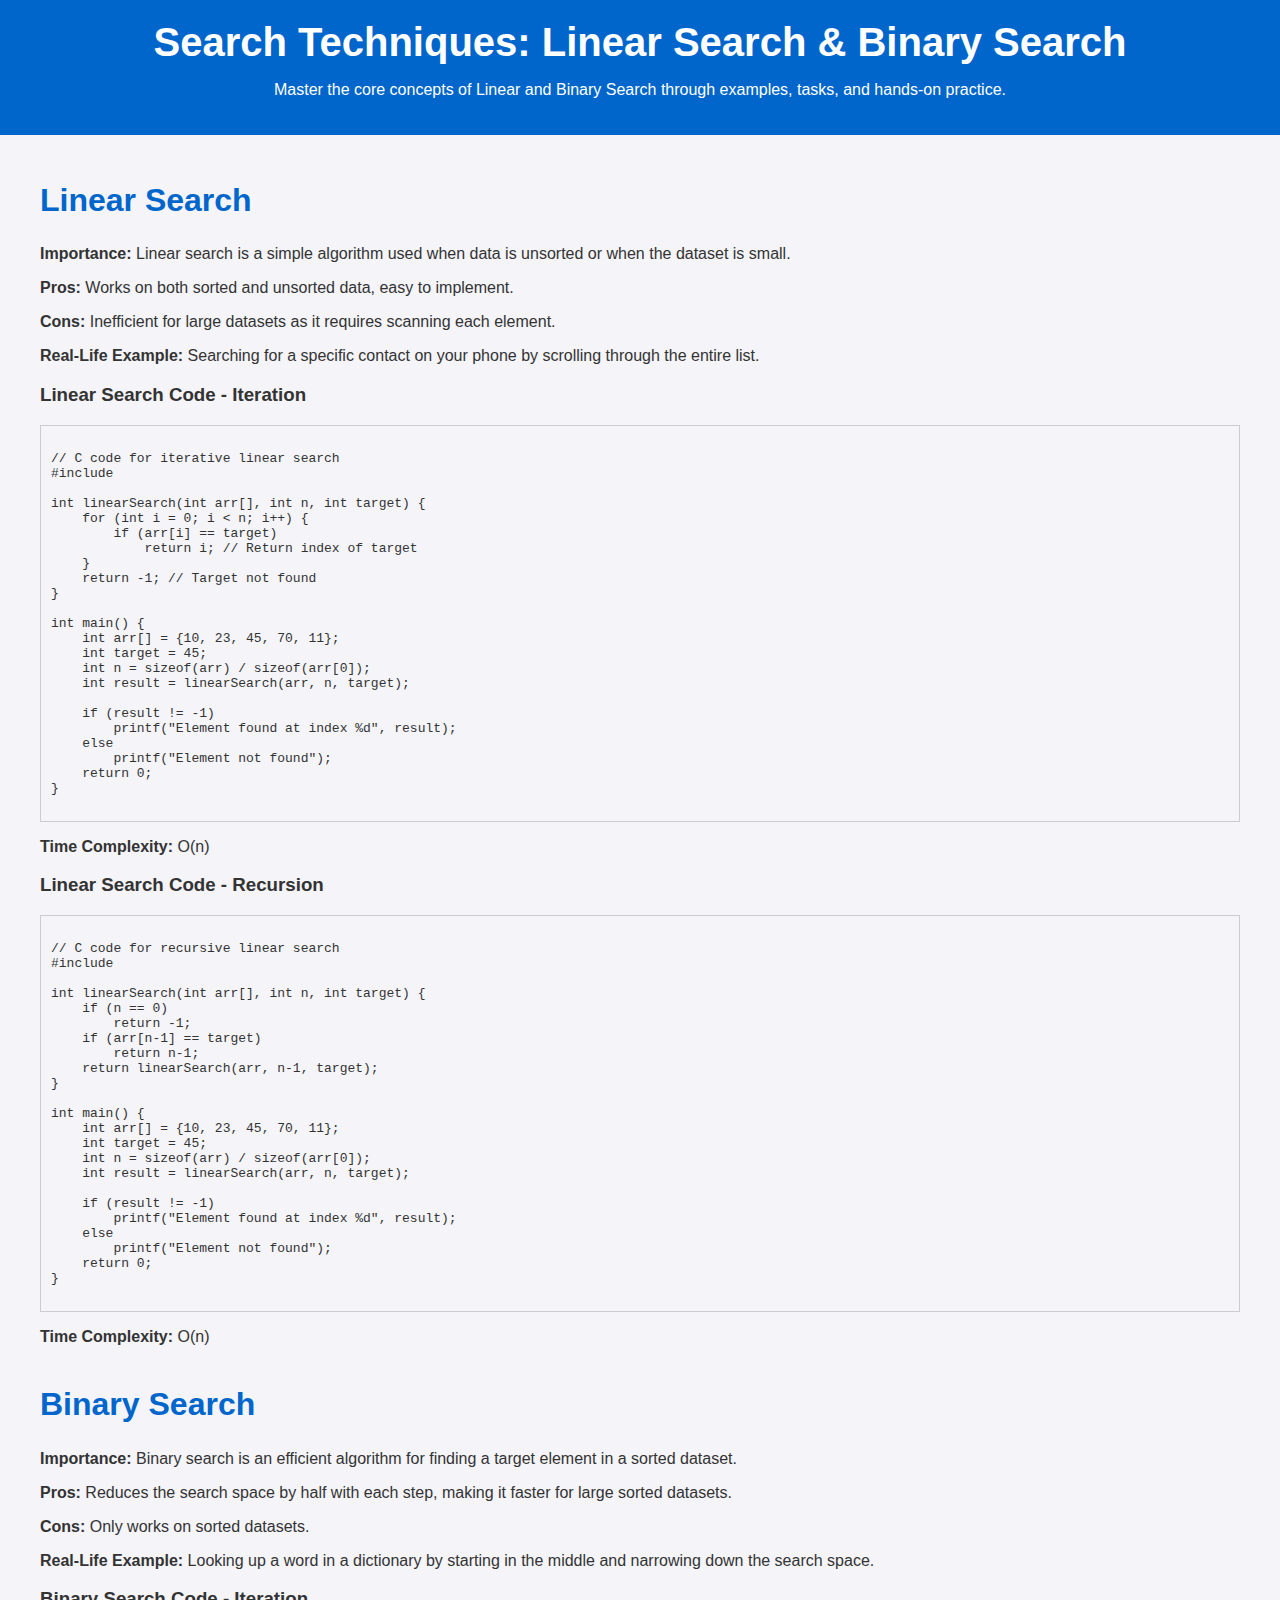
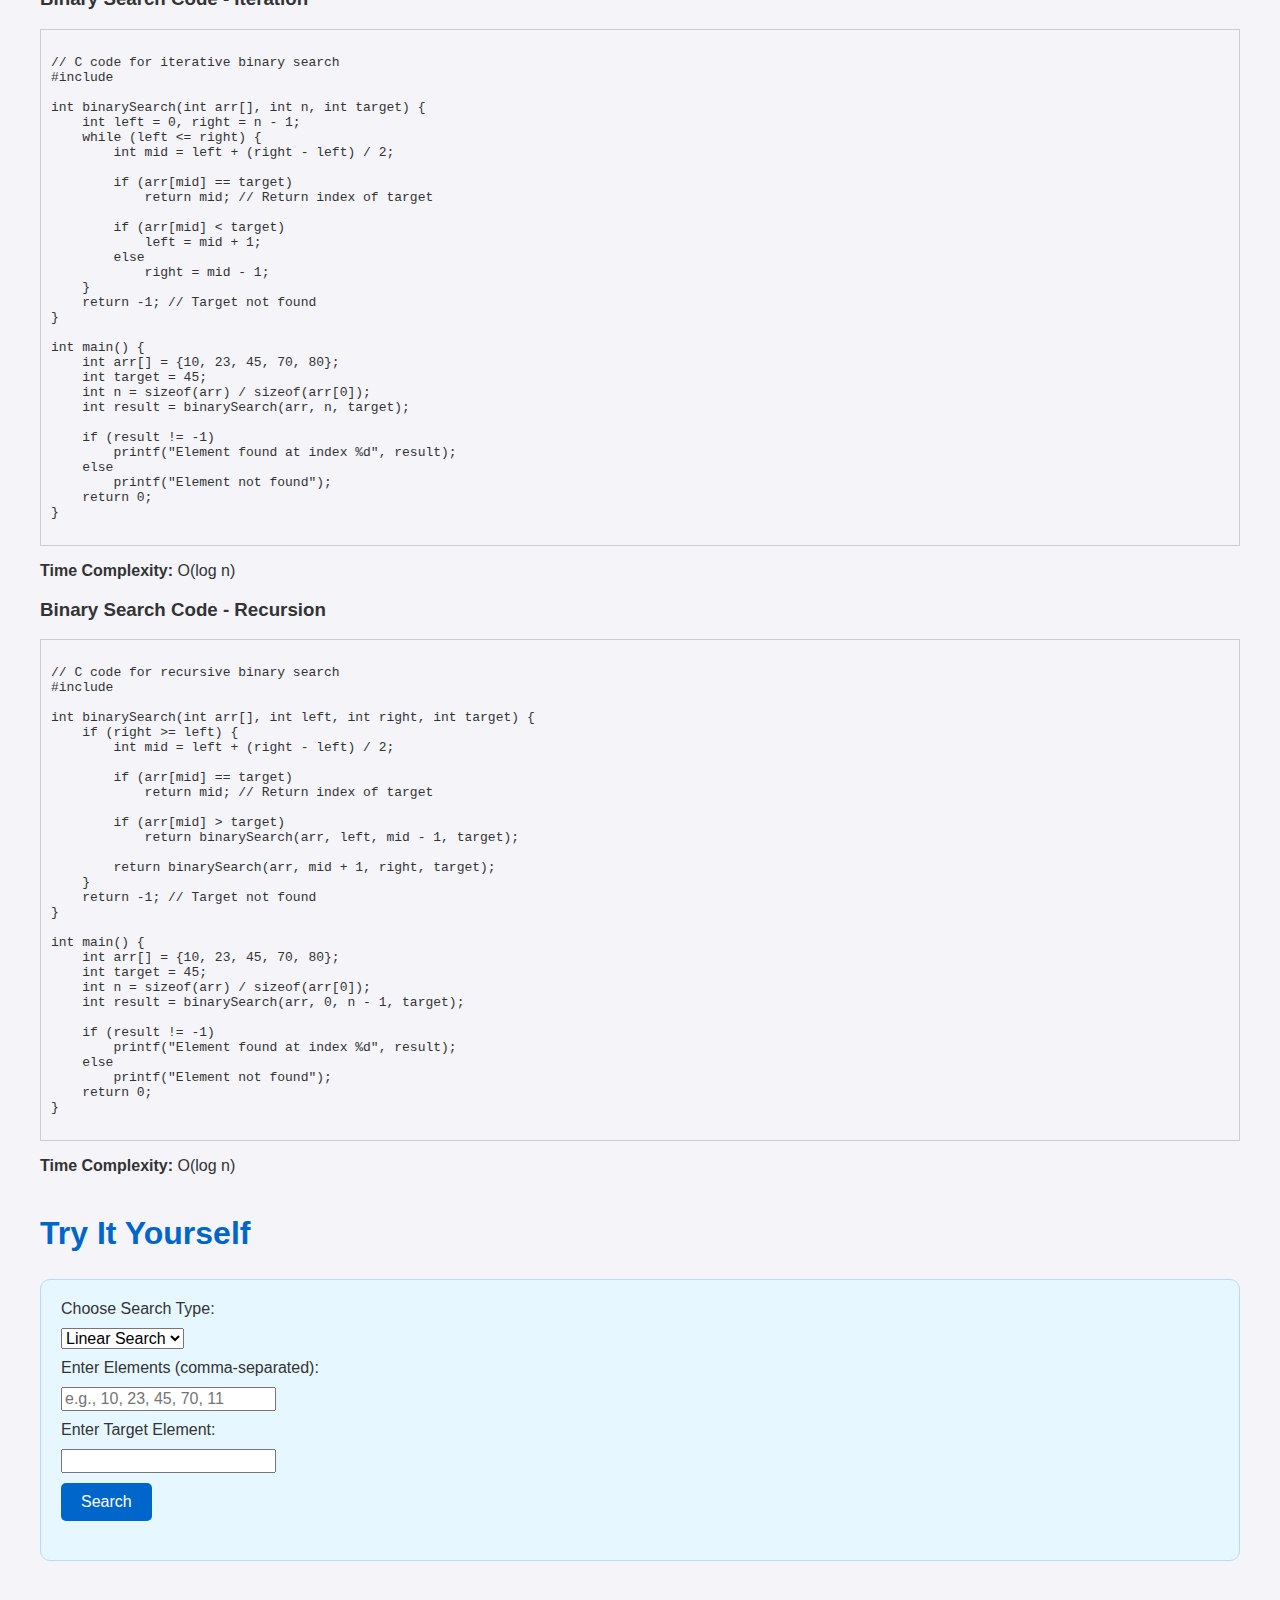
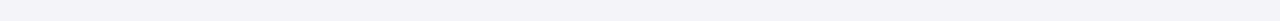
<file: searching/index.html>
<!DOCTYPE html>
<html lang="en">
<head>
    <meta charset="UTF-8">
    <meta name="viewport" content="width=device-width, initial-scale=1.0">
    <meta http-equiv="X-UA-Compatible" content="ie=edge">
    <title>Search Techniques - DSA Learning Platform</title>
    <link rel="stylesheet" href="search.css">
</head>
<body>

    <header>
        <h1>Search Techniques: Linear Search & Binary Search</h1>
        <p>Master the core concepts of Linear and Binary Search through examples, tasks, and hands-on practice.</p>
    </header>

    <main>
        <!-- Linear Search Section -->
        <section class="section">
            <h2>Linear Search</h2>
            <p><strong>Importance:</strong> Linear search is a simple algorithm used when data is unsorted or when the dataset is small.</p>
            <p><strong>Pros:</strong> Works on both sorted and unsorted data, easy to implement.</p>
            <p><strong>Cons:</strong> Inefficient for large datasets as it requires scanning each element.</p>
            <p><strong>Real-Life Example:</strong> Searching for a specific contact on your phone by scrolling through the entire list.</p>
            
            <h3>Linear Search Code - Iteration</h3>
            <pre><code>
// C code for iterative linear search
#include <stdio.h>

int linearSearch(int arr[], int n, int target) {
    for (int i = 0; i < n; i++) {
        if (arr[i] == target)
            return i; // Return index of target
    }
    return -1; // Target not found
}

int main() {
    int arr[] = {10, 23, 45, 70, 11};
    int target = 45;
    int n = sizeof(arr) / sizeof(arr[0]);
    int result = linearSearch(arr, n, target);
    
    if (result != -1)
        printf("Element found at index %d", result);
    else
        printf("Element not found");
    return 0;
}
            </code></pre>
            <p><strong>Time Complexity:</strong> O(n)</p>

            <h3>Linear Search Code - Recursion</h3>
            <pre><code>
// C code for recursive linear search
#include <stdio.h>

int linearSearch(int arr[], int n, int target) {
    if (n == 0)
        return -1;
    if (arr[n-1] == target)
        return n-1;
    return linearSearch(arr, n-1, target);
}

int main() {
    int arr[] = {10, 23, 45, 70, 11};
    int target = 45;
    int n = sizeof(arr) / sizeof(arr[0]);
    int result = linearSearch(arr, n, target);

    if (result != -1)
        printf("Element found at index %d", result);
    else
        printf("Element not found");
    return 0;
}
            </code></pre>
            <p><strong>Time Complexity:</strong> O(n)</p>
        </section>

        <!-- Binary Search Section -->
        <section class="section">
            <h2>Binary Search</h2>
            <p><strong>Importance:</strong> Binary search is an efficient algorithm for finding a target element in a sorted dataset.</p>
            <p><strong>Pros:</strong> Reduces the search space by half with each step, making it faster for large sorted datasets.</p>
            <p><strong>Cons:</strong> Only works on sorted datasets.</p>
            <p><strong>Real-Life Example:</strong> Looking up a word in a dictionary by starting in the middle and narrowing down the search space.</p>

            <h3>Binary Search Code - Iteration</h3>
            <pre><code>
// C code for iterative binary search
#include <stdio.h>

int binarySearch(int arr[], int n, int target) {
    int left = 0, right = n - 1;
    while (left <= right) {
        int mid = left + (right - left) / 2;
        
        if (arr[mid] == target)
            return mid; // Return index of target
        
        if (arr[mid] < target)
            left = mid + 1;
        else
            right = mid - 1;
    }
    return -1; // Target not found
}

int main() {
    int arr[] = {10, 23, 45, 70, 80};
    int target = 45;
    int n = sizeof(arr) / sizeof(arr[0]);
    int result = binarySearch(arr, n, target);
    
    if (result != -1)
        printf("Element found at index %d", result);
    else
        printf("Element not found");
    return 0;
}
            </code></pre>
            <p><strong>Time Complexity:</strong> O(log n)</p>

            <h3>Binary Search Code - Recursion</h3>
            <pre><code>
// C code for recursive binary search
#include <stdio.h>

int binarySearch(int arr[], int left, int right, int target) {
    if (right >= left) {
        int mid = left + (right - left) / 2;
        
        if (arr[mid] == target)
            return mid; // Return index of target
        
        if (arr[mid] > target)
            return binarySearch(arr, left, mid - 1, target);
        
        return binarySearch(arr, mid + 1, right, target);
    }
    return -1; // Target not found
}

int main() {
    int arr[] = {10, 23, 45, 70, 80};
    int target = 45;
    int n = sizeof(arr) / sizeof(arr[0]);
    int result = binarySearch(arr, 0, n - 1, target);
    
    if (result != -1)
        printf("Element found at index %d", result);
    else
        printf("Element not found");
    return 0;
}
            </code></pre>
            <p><strong>Time Complexity:</strong> O(log n)</p>
        </section>

        <!-- Try It Yourself Section -->
        <section class="section">
            <h2>Try It Yourself</h2>
            <div class="try-box">
                <label for="search-type">Choose Search Type:</label>
                <select id="search-type">
                    <option value="linear">Linear Search</option>
                    <option value="binary">Binary Search</option>
                </select>
                
                <div>
                    <label for="input-data">Enter Elements (comma-separated):</label>
                    <input type="text" id="input-data" placeholder="e.g., 10, 23, 45, 70, 11">
                </div>

                <div>
                    <label for="target">Enter Target Element:</label>
                    <input type="number" id="target">
                </div>

                <button onclick="performSearch()">Search</button>
                <p id="result"></p>
            </div>
        </section>
    </main>

    <!-- <footer>
        &copy; 2024 DSA Learning Platform
    </footer> -->

    <script src="search.js"></script>
</body>
</html>
</file>
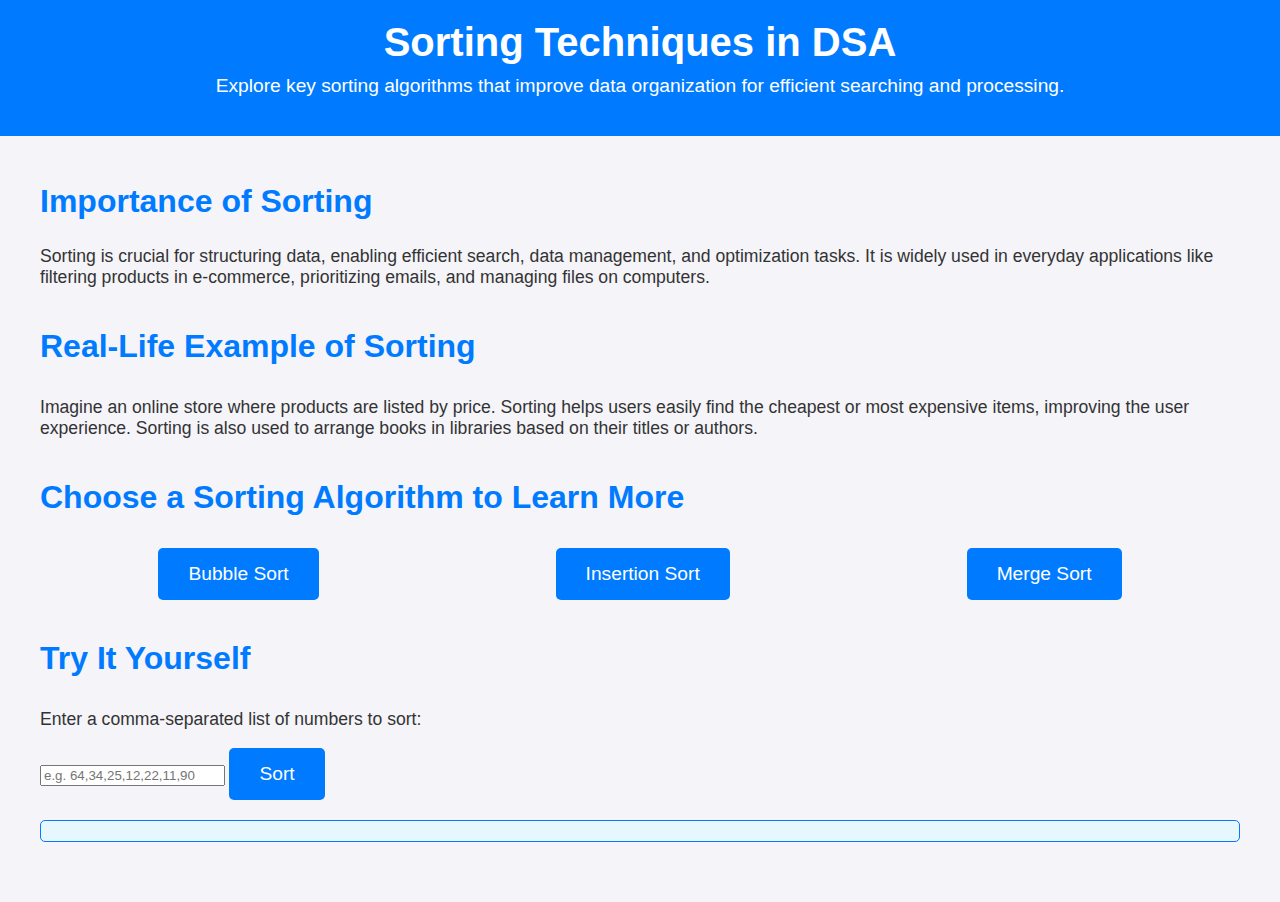
<file: sorting/index.html>
<!DOCTYPE html>
<html lang="en">
<head>
    <meta charset="UTF-8">
    <meta name="viewport" content="width=device-width, initial-scale=1.0">
    <meta http-equiv="X-UA-Compatible" content="ie=edge">
    <title>Sorting Techniques - DSA Learning Platform</title>
    <link rel="stylesheet" href="sort.css">
</head>
<body>

    <header>
        <h1>Sorting Techniques in DSA</h1>
        <p>Explore key sorting algorithms that improve data organization for efficient searching and processing.</p>
    </header>

    <main>
        <!-- Importance of Sorting Section -->
        <section class="section">
            <h2>Importance of Sorting</h2>
            <p>
                Sorting is crucial for structuring data, enabling efficient search, data management, and optimization tasks.
                It is widely used in everyday applications like filtering products in e-commerce, prioritizing emails, 
                and managing files on computers.
            </p>
        </section>

        <!-- Real-Life Example of Sorting -->
        <section class="section">
            <h3>Real-Life Example of Sorting</h3>
            <p>
                Imagine an online store where products are listed by price. Sorting helps users easily find the cheapest or most expensive items,
                improving the user experience. Sorting is also used to arrange books in libraries based on their titles or authors.
            </p>
        </section>

        <!-- Sorting Algorithm Buttons -->
        <section class="section">
            <h3>Choose a Sorting Algorithm to Learn More</h3>
            <div class="button-container">
                <a href="./bubble/index.html"><button>Bubble Sort</button></a>
                <a href="./insertion/index.html"><button>Insertion Sort</button></a>
                <a href="./merge/index.html"><button>Merge Sort</button></a>
            </div>
        </section>

        <!-- Try-It Box for Sorting Algorithms -->
        <section class="section">
            <h3>Try It Yourself</h3>
            <p>Enter a comma-separated list of numbers to sort:</p>
            <input type="text" id="input-data" placeholder="e.g. 64,34,25,12,22,11,90">
            <button onclick="performSorting()">Sort</button>
            <div id="result" class="result-box"></div>
        </section>
    </main>

    <!-- <footer>
        &copy; 2024 DSA Learning Platform
    </footer> -->

    <script src="sort.js"></script>
</body>
</html>
</file>
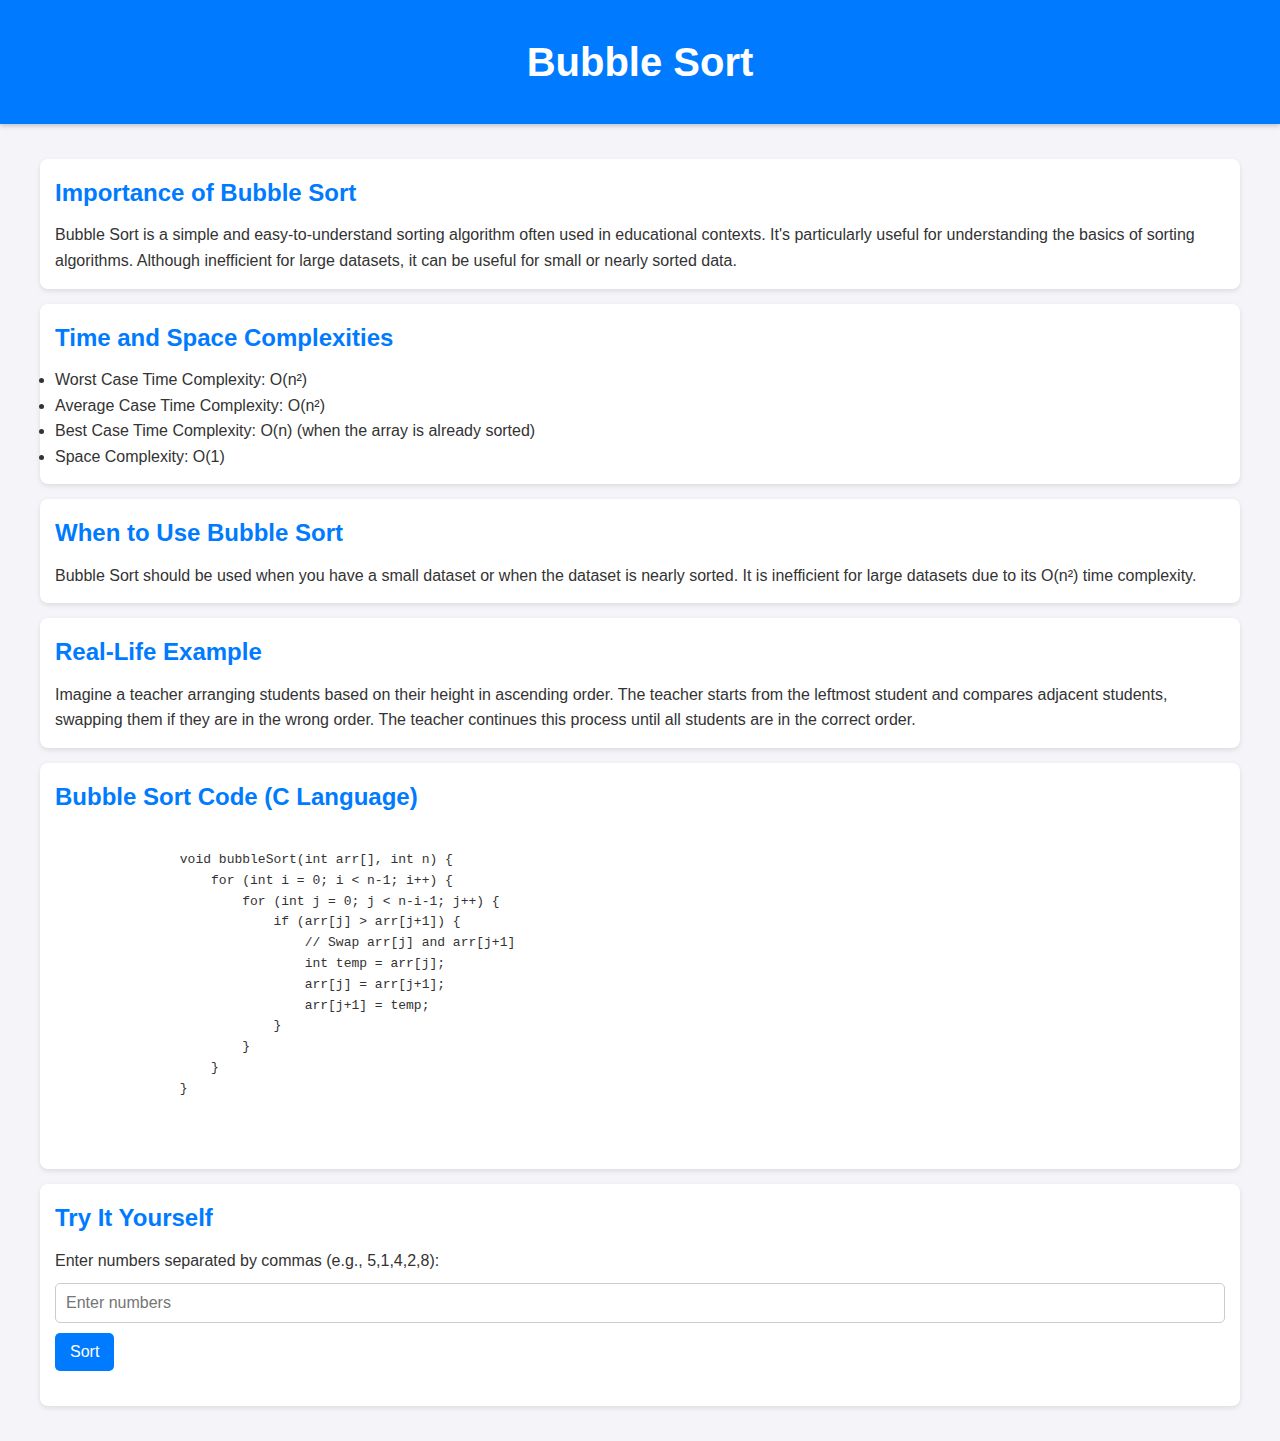
<file: sorting/bubble/index.html>
<!DOCTYPE html>
<html lang="en">
<head>
    <meta charset="UTF-8">
    <meta name="viewport" content="width=device-width, initial-scale=1.0">
    <title>Bubble Sort - DSA Learning Platform</title>
    <link rel="stylesheet" href="bubble.css">
</head>
<body>
    <header>
        <h1>Bubble Sort</h1>
    </header>

    <main>
        <section class="section">
            <h2>Importance of Bubble Sort</h2>
            <p>
                Bubble Sort is a simple and easy-to-understand sorting algorithm often used in educational contexts. 
                It's particularly useful for understanding the basics of sorting algorithms. Although inefficient for large datasets, 
                it can be useful for small or nearly sorted data.
            </p>
        </section>

        <section class="section">
            <h2>Time and Space Complexities</h2>
            <ul>
                <li>Worst Case Time Complexity: O(n²)</li>
                <li>Average Case Time Complexity: O(n²)</li>
                <li>Best Case Time Complexity: O(n) (when the array is already sorted)</li>
                <li>Space Complexity: O(1)</li>
            </ul>
        </section>

        <section class="section">
            <h2>When to Use Bubble Sort</h2>
            <p>
                Bubble Sort should be used when you have a small dataset or when the dataset is nearly sorted. 
                It is inefficient for large datasets due to its O(n²) time complexity.
            </p>
        </section>

        <section class="section">
            <h2>Real-Life Example</h2>
            <p>
                Imagine a teacher arranging students based on their height in ascending order. 
                The teacher starts from the leftmost student and compares adjacent students, swapping them if they are in the wrong order. 
                The teacher continues this process until all students are in the correct order.
            </p>
        </section>

        <section class="section">
            <h2>Bubble Sort Code (C Language)</h2>
            <pre>
                <code>
                void bubbleSort(int arr[], int n) {
                    for (int i = 0; i < n-1; i++) {
                        for (int j = 0; j < n-i-1; j++) {
                            if (arr[j] > arr[j+1]) {
                                // Swap arr[j] and arr[j+1]
                                int temp = arr[j];
                                arr[j] = arr[j+1];
                                arr[j+1] = temp;
                            }
                        }
                    }
                }
                </code>
            </pre>
        </section>

        <section class="section">
            <h2>Try It Yourself</h2>
            <p>Enter numbers separated by commas (e.g., 5,1,4,2,8):</p>
            <input type="text" id="bubble-input" placeholder="Enter numbers">
            <button onclick="sortAndDisplay()">Sort</button>
            <p id="bubble-output"></p>
            <p id="bubble-time"></p>
        </section>
    </main>

    <!-- <footer>
        &copy; 2024 DSA Learning Platform
    </footer> -->

    <script src="bubble.js"></script>
</body>
</html>
</file>
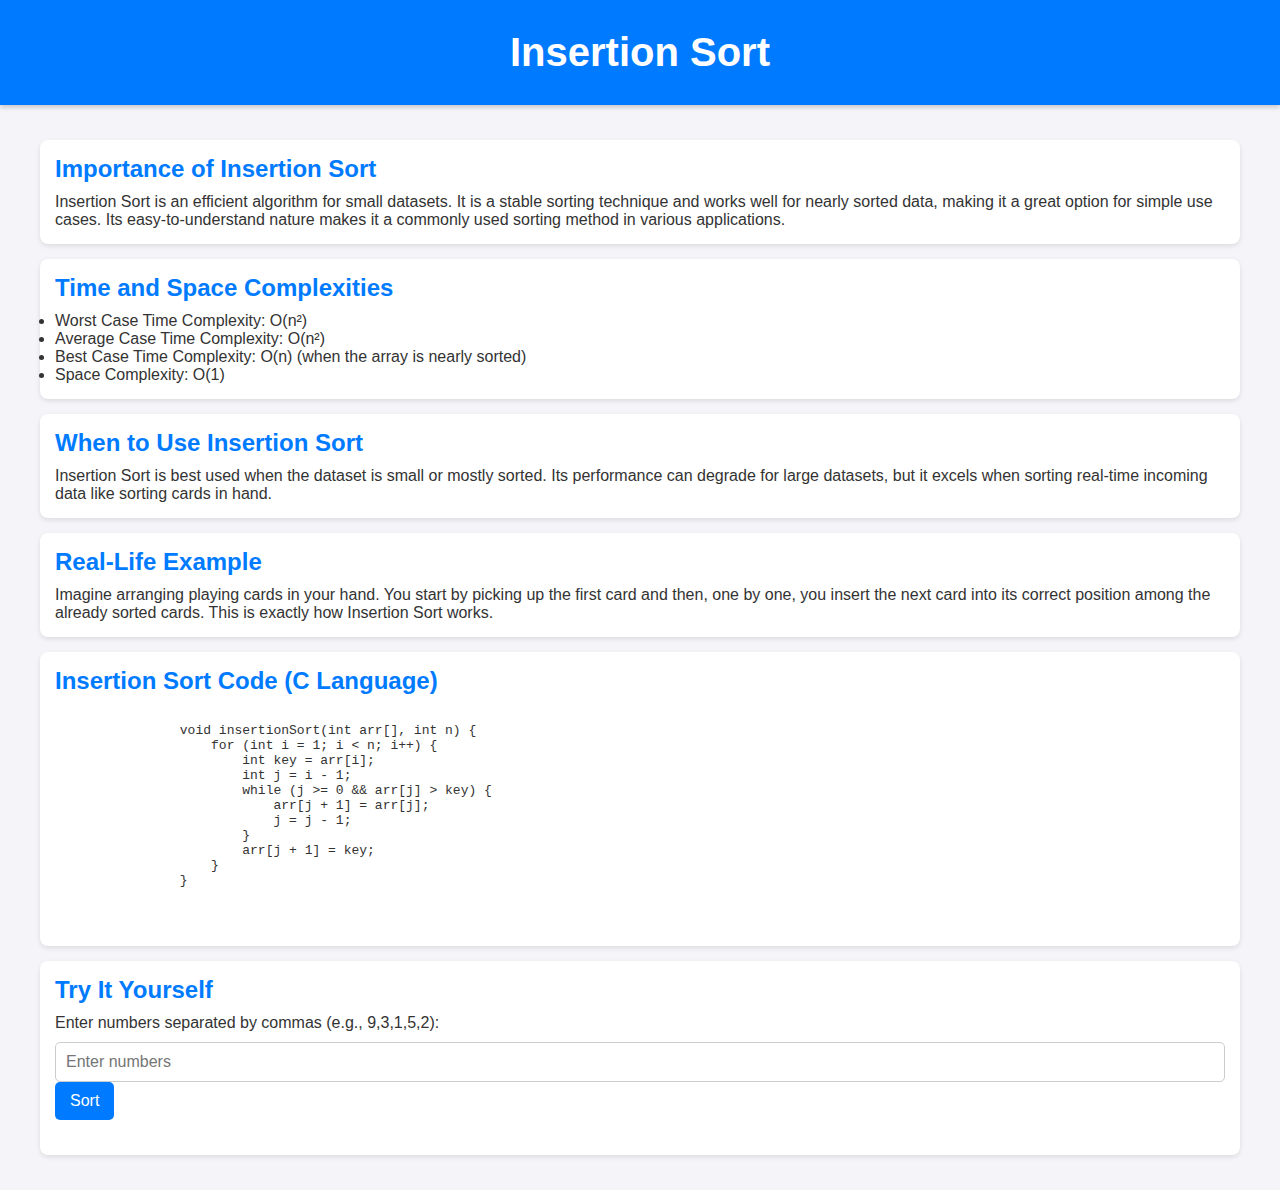
<file: sorting/insertion/index.html>
<!DOCTYPE html>
<html lang="en">
<head>
    <meta charset="UTF-8">
    <meta name="viewport" content="width=device-width, initial-scale=1.0">
    <title>Insertion Sort - DSA Learning Platform</title>
    <link rel="stylesheet" href="insertionSort.css">
</head>
<body>
    <header>
        <h1>Insertion Sort</h1>
    </header>

    <main>
        <section class="section">
            <h2>Importance of Insertion Sort</h2>
            <p>
                Insertion Sort is an efficient algorithm for small datasets. It is a stable sorting technique 
                and works well for nearly sorted data, making it a great option for simple use cases. Its easy-to-understand nature makes it a commonly used sorting method in various applications.
            </p>
        </section>

        <section class="section">
            <h2>Time and Space Complexities</h2>
            <ul>
                <li>Worst Case Time Complexity: O(n²)</li>
                <li>Average Case Time Complexity: O(n²)</li>
                <li>Best Case Time Complexity: O(n) (when the array is nearly sorted)</li>
                <li>Space Complexity: O(1)</li>
            </ul>
        </section>

        <section class="section">
            <h2>When to Use Insertion Sort</h2>
            <p>
                Insertion Sort is best used when the dataset is small or mostly sorted. Its performance can degrade for large datasets, 
                but it excels when sorting real-time incoming data like sorting cards in hand.
            </p>
        </section>

        <section class="section">
            <h2>Real-Life Example</h2>
            <p>
                Imagine arranging playing cards in your hand. You start by picking up the first card and then, 
                one by one, you insert the next card into its correct position among the already sorted cards. This is exactly how Insertion Sort works.
            </p>
        </section>

        <section class="section">
            <h2>Insertion Sort Code (C Language)</h2>
            <pre>
                <code>
                void insertionSort(int arr[], int n) {
                    for (int i = 1; i < n; i++) {
                        int key = arr[i];
                        int j = i - 1;
                        while (j >= 0 && arr[j] > key) {
                            arr[j + 1] = arr[j];
                            j = j - 1;
                        }
                        arr[j + 1] = key;
                    }
                }
                </code>
            </pre>
        </section>

        <section class="section">
            <h2>Try It Yourself</h2>
            <p>Enter numbers separated by commas (e.g., 9,3,1,5,2):</p>
            <input type="text" id="insertion-input" placeholder="Enter numbers">
            <button onclick="sortAndDisplay()">Sort</button>
            <p id="insertion-output"></p>
            <p id="insertion-time"></p>
        </section>
    </main>

    <!-- <footer>
        &copy; 2024 DSA Learning Platform
    </footer> -->

    <script src="insertionSort.js"></script>
</body>
</html>
</file>
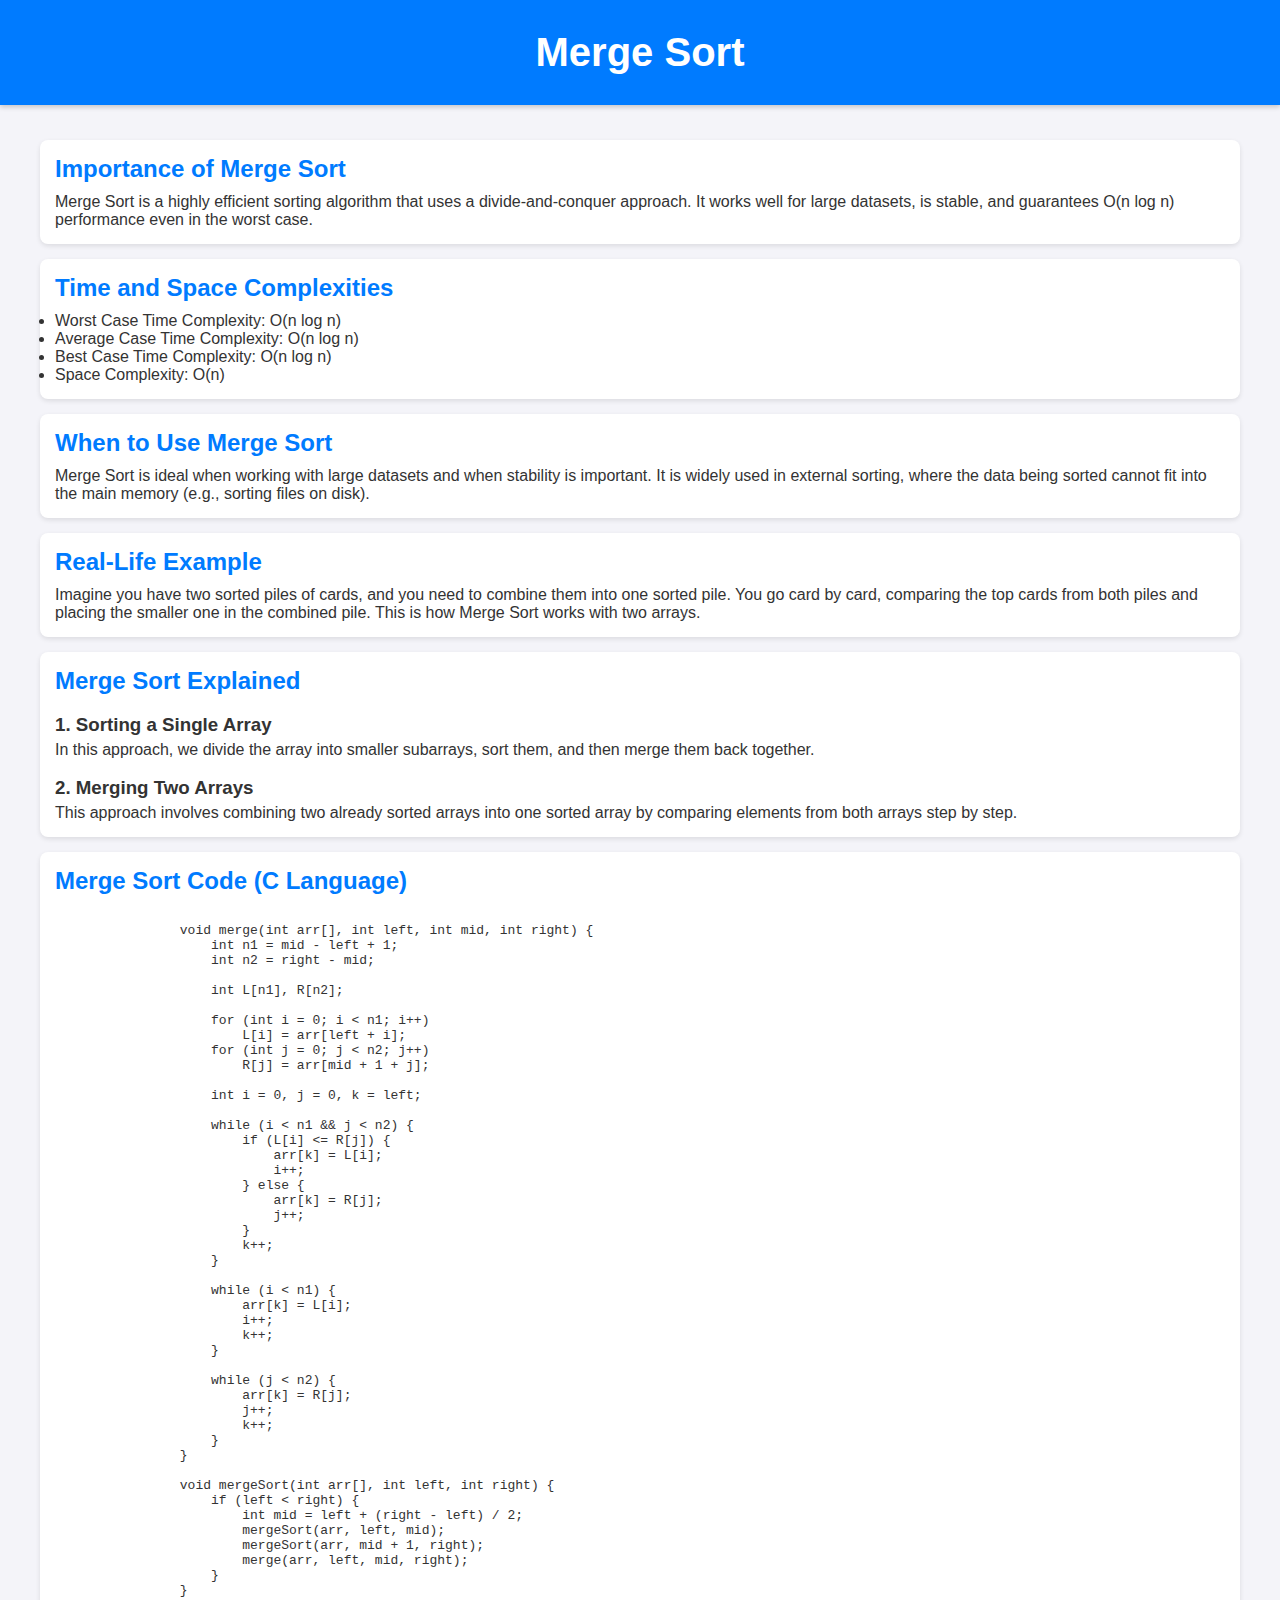
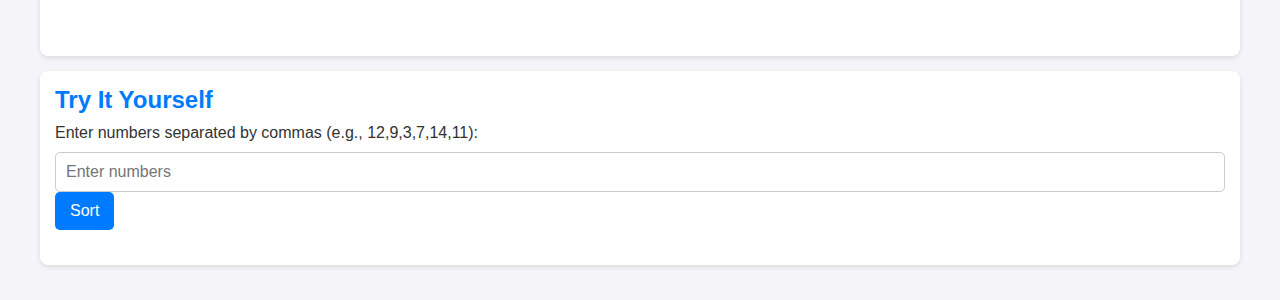
<file: sorting/merge/index.html>
<!DOCTYPE html>
<html lang="en">
<head>
    <meta charset="UTF-8">
    <meta name="viewport" content="width=device-width, initial-scale=1.0">
    <title>Merge Sort - DSA Learning Platform</title>
    <link rel="stylesheet" href="mergeSort.css">
</head>
<body>
    <header>
        <h1>Merge Sort</h1>
    </header>

    <main>
        <section class="section">
            <h2>Importance of Merge Sort</h2>
            <p>
                Merge Sort is a highly efficient sorting algorithm that uses a divide-and-conquer approach. 
                It works well for large datasets, is stable, and guarantees O(n log n) performance even in the worst case.
            </p>
        </section>

        <section class="section">
            <h2>Time and Space Complexities</h2>
            <ul>
                <li>Worst Case Time Complexity: O(n log n)</li>
                <li>Average Case Time Complexity: O(n log n)</li>
                <li>Best Case Time Complexity: O(n log n)</li>
                <li>Space Complexity: O(n)</li>
            </ul>
        </section>

        <section class="section">
            <h2>When to Use Merge Sort</h2>
            <p>
                Merge Sort is ideal when working with large datasets and when stability is important. It is widely used in external sorting, where the data being sorted cannot fit into the main memory (e.g., sorting files on disk).
            </p>
        </section>

        <section class="section">
            <h2>Real-Life Example</h2>
            <p>
                Imagine you have two sorted piles of cards, and you need to combine them into one sorted pile. You go card by card, comparing the top cards from both piles and placing the smaller one in the combined pile. This is how Merge Sort works with two arrays.
            </p>
        </section>

        <section class="section">
            <h2>Merge Sort Explained</h2>
            <h3>1. Sorting a Single Array</h3>
            <p>In this approach, we divide the array into smaller subarrays, sort them, and then merge them back together.</p>

            <h3>2. Merging Two Arrays</h3>
            <p>This approach involves combining two already sorted arrays into one sorted array by comparing elements from both arrays step by step.</p>
        </section>

        <section class="section">
            <h2>Merge Sort Code (C Language)</h2>
            <pre>
                <code>
                void merge(int arr[], int left, int mid, int right) {
                    int n1 = mid - left + 1;
                    int n2 = right - mid;

                    int L[n1], R[n2];

                    for (int i = 0; i < n1; i++)
                        L[i] = arr[left + i];
                    for (int j = 0; j < n2; j++)
                        R[j] = arr[mid + 1 + j];

                    int i = 0, j = 0, k = left;

                    while (i < n1 && j < n2) {
                        if (L[i] <= R[j]) {
                            arr[k] = L[i];
                            i++;
                        } else {
                            arr[k] = R[j];
                            j++;
                        }
                        k++;
                    }

                    while (i < n1) {
                        arr[k] = L[i];
                        i++;
                        k++;
                    }

                    while (j < n2) {
                        arr[k] = R[j];
                        j++;
                        k++;
                    }
                }

                void mergeSort(int arr[], int left, int right) {
                    if (left < right) {
                        int mid = left + (right - left) / 2;
                        mergeSort(arr, left, mid);
                        mergeSort(arr, mid + 1, right);
                        merge(arr, left, mid, right);
                    }
                }
                </code>
            </pre>
        </section>

        <section class="section">
            <h2>Try It Yourself</h2>
            <p>Enter numbers separated by commas (e.g., 12,9,3,7,14,11):</p>
            <input type="text" id="merge-input" placeholder="Enter numbers">
            <button onclick="sortAndDisplay()">Sort</button>
            <p id="merge-output"></p>
            <p id="merge-time"></p>
        </section>
    </main>

    <!-- <footer>
        &copy; 2024 DSA Learning Platform
    </footer> -->

    <script src="mergeSort.js"></script>
</body>
</html>
</file>
<file: searching/search.css>
/* styles.css */
body {
    font-family: 'Arial', sans-serif;
    margin: 0;
    padding: 0;
    background-color: #f4f4f9;
    color: #333;
}

header {
    background-color: #0066cc;
    color: white;
    padding: 20px;
    text-align: center;
}

header h1 {
    margin: 0;
    font-size: 2.5rem;
}

main {
    padding: 20px;
    max-width: 1200px;
    margin: 0 auto;
}

.section {
    margin-bottom: 40px;
}

.section h2 {
    font-size: 2rem;
    color: #0066cc;
}

.section pre {
    background-color: #f4f4f9;
    padding: 10px;
    border: 1px solid #ccc;
    overflow-x: auto;
}

/* Try It Yourself Box */
.try-box {
    background-color: #e6f7ff;
    padding: 20px;
    border: 1px solid #b3daff;
    border-radius: 10px;
    margin-top: 20px;
}

.try-box label, .try-box input, .try-box select {
    display: block;
    margin-bottom: 10px;
    font-size: 1rem;
}

.try-box button {
    background-color: #0066cc;
    color: white;
    padding: 10px 20px;
    font-size: 1rem;
    border: none;
    border-radius: 5px;
    cursor: pointer;
    transition: background-color 0.3s ease;
}

.try-box button:hover {
    background-color: #004c99;
}

#result {
    font-size: 1.2rem;
    margin-top: 10px;
}
</file>
<file: sorting/sort.css>
/* styles.css */
body {
    font-family: 'Arial', sans-serif;
    margin: 0;
    padding: 0;
    background-color: #f4f4f9;
    color: #333;
}

header {
    background-color: #007bff;
    color: white;
    padding: 20px;
    text-align: center;
}

header h1 {
    margin: 0;
    font-size: 2.5rem;
}

header p {
    font-size: 1.2rem;
    margin-top: 10px;
}

main {
    padding: 20px;
    max-width: 1200px;
    margin: 0 auto;
}

.section {
    margin-bottom: 40px;
}

.section h2, .section h3 {
    font-size: 2rem;
    color: #007bff;
}

.section p {
    font-size: 1.1rem;
}

.button-container {
    display: flex;
    justify-content: space-around;
    margin-top: 20px;
}

button {
    background-color: #007bff;
    color: white;
    padding: 15px 30px;
    font-size: 1.2rem;
    border: none;
    border-radius: 5px;
    cursor: pointer;
    transition: background-color 0.3s ease;
}

button:hover {
    background-color: #0056b3;
}

/* Result Box */
.result-box {
    margin-top: 20px;
    padding: 10px;
    border: 1px solid #007bff;
    background-color: #e6f7ff;
    border-radius: 5px;
}

/* Footer */
footer {
    text-align: center;
    padding: 20px;
    background-color: #007bff;
    color: white;
    position: fixed;
    bottom: 0;
    width: 100%;
}
</file>
<file: sorting/bubble/bubble.css>
/* Reset some default styles */
body, h1, h2, h3, p, ul, li, button, input {
    margin: 0;
    padding: 0;
    box-sizing: border-box;
}

/* Set body styles */
body {
    font-family: 'Arial', sans-serif;
    background-color: #f4f4f9;
    color: #333;
    line-height: 1.6;
}

/* Header styles (Blue banner with centered heading) */
header {
    background: #007bff;
    color: white;
    padding: 30px 0;
    text-align: center;
    box-shadow: 0 2px 5px rgba(0, 0, 0, 0.2);
}

header h1 {
    font-size: 2.5rem;
    margin: 0;
}

/* Main content styles */
main {
    padding: 20px;
    max-width: 1200px;
    margin: 0 auto;
}

/* Section styles */
.section {
    background: white;
    border-radius: 8px;
    margin: 15px 0;
    padding: 15px;
    box-shadow: 0 2px 5px rgba(0, 0, 0, 0.1);
}

.section h2 {
    color: #007bff;
    margin-bottom: 10px;
}

/* Button styles */
button {
    background: #007bff;
    color: white;
    border: none;
    padding: 10px 15px;
    border-radius: 5px;
    cursor: pointer;
    font-size: 16px;
    margin-top: 10px;
    transition: background 0.3s;
}

button:hover {
    background: #0056b3;
}

/* Input field styles */
input[type="text"] {
    width: 100%;
    padding: 10px;
    margin-top: 10px;
    border: 1px solid #ccc;
    border-radius: 5px;
    font-size: 16px;
}

#bubble-output, #bubble-time {
    margin-top: 20px;
    font-size: 1.2em;
}

/* Footer styles */
footer {
    text-align: center;
    padding: 20px;
    background: #007bff;
    color: white;
    margin-top: 30px;
    box-shadow: 0 -2px 5px rgba(0, 0, 0, 0.1);
}
</file>
<file: sorting/insertion/insertionSort.css>
/* Reset styles */
body, h1, h2, p, ul, li, input, button {
    margin: 0;
    padding: 0;
    box-sizing: border-box;
}

/* Set body styles */
body {
    font-family: 'Arial', sans-serif;
    background-color: #f4f4f9;
    color: #333;
}

/* Header styles (Blue banner with heading) */
header {
    background: #007bff;
    color: white;
    padding: 30px 0;
    text-align: center;
    box-shadow: 0 2px 5px rgba(0, 0, 0, 0.2);
}

header h1 {
    font-size: 2.5rem;
}

/* Main content styling */
main {
    padding: 20px;
    max-width: 1200px;
    margin: 0 auto;
}

/* Section styles */
.section {
    background: white;
    margin: 15px 0;
    padding: 15px;
    border-radius: 8px;
    box-shadow: 0 2px 5px rgba(0, 0, 0, 0.1);
}

.section h2 {
    color: #007bff;
    margin-bottom: 10px;
}

/* Button styles */
button {
    background-color: #007bff;
    color: white;
    padding: 10px 15px;
    border: none;
    border-radius: 5px;
    cursor: pointer;
    font-size: 16px;
    transition: background 0.3s;
}

button:hover {
    background-color: #0056b3;
}

/* Input field styles */
input[type="text"] {
    width: 100%;
    padding: 10px;
    margin-top: 10px;
    border: 1px solid #ccc;
    border-radius: 5px;
    font-size: 16px;
}

#insertion-output, #insertion-time {
    margin-top: 20px;
    font-size: 1.2em;
}

/* Footer styles */
footer {
    text-align: center;
    padding: 20px;
    background: #007bff;
    color: white;
    margin-top: 30px;
    box-shadow: 0 -2px 5px rgba(0, 0, 0, 0.1);
}
</file>
<file: sorting/merge/mergeSort.css>
/* Reset styles */
body, h1, h2, p, ul, li, input, button {
    margin: 0;
    padding: 0;
    box-sizing: border-box;
}

/* Set body styles */
body {
    font-family: 'Arial', sans-serif;
    background-color: #f4f4f9;
    color: #333;
}

/* Header styles (Blue banner with heading) */
header {
    background: #007bff;
    color: white;
    padding: 30px 0;
    text-align: center;
    box-shadow: 0 2px 5px rgba(0, 0, 0, 0.2);
}

header h1 {
    font-size: 2.5rem;
}

/* Main content styling */
main {
    padding: 20px;
    max-width: 1200px;
    margin: 0 auto;
}

/* Section styles */
.section {
    background: white;
    margin: 15px 0;
    padding: 15px;
    border-radius: 8px;
    box-shadow: 0 2px 5px rgba(0, 0, 0, 0.1);
}

.section h2 {
    color: #007bff;
    margin-bottom: 10px;
}

.section h3 {
    color: #333;
    margin-bottom: 5px;
}

/* Button styles */
button {
    background-color: #007bff;
    color: white;
    padding: 10px 15px;
    border: none;
    border-radius: 5px;
    cursor: pointer;
    font-size: 16px;
    transition: background 0.3s;
}

button:hover {
    background-color: #0056b3;
}

/* Input field styles */
input[type="text"] {
    width: 100%;
    padding: 10px;
    margin-top: 10px;
    border: 1px solid #ccc;
    border-radius: 5px;
    font-size: 16px;
}

#merge-output, #merge-time {
    margin-top: 20px;
    font-size: 1.2em;
}

/* Footer styles */
footer {
    text-align: center;
    padding: 20px;
    background: #007bff;
    color: white;
    margin-top: 30px;
    box-shadow: 0 -2px 5px rgba(0, 0, 0, 0.1);
}
</file>
